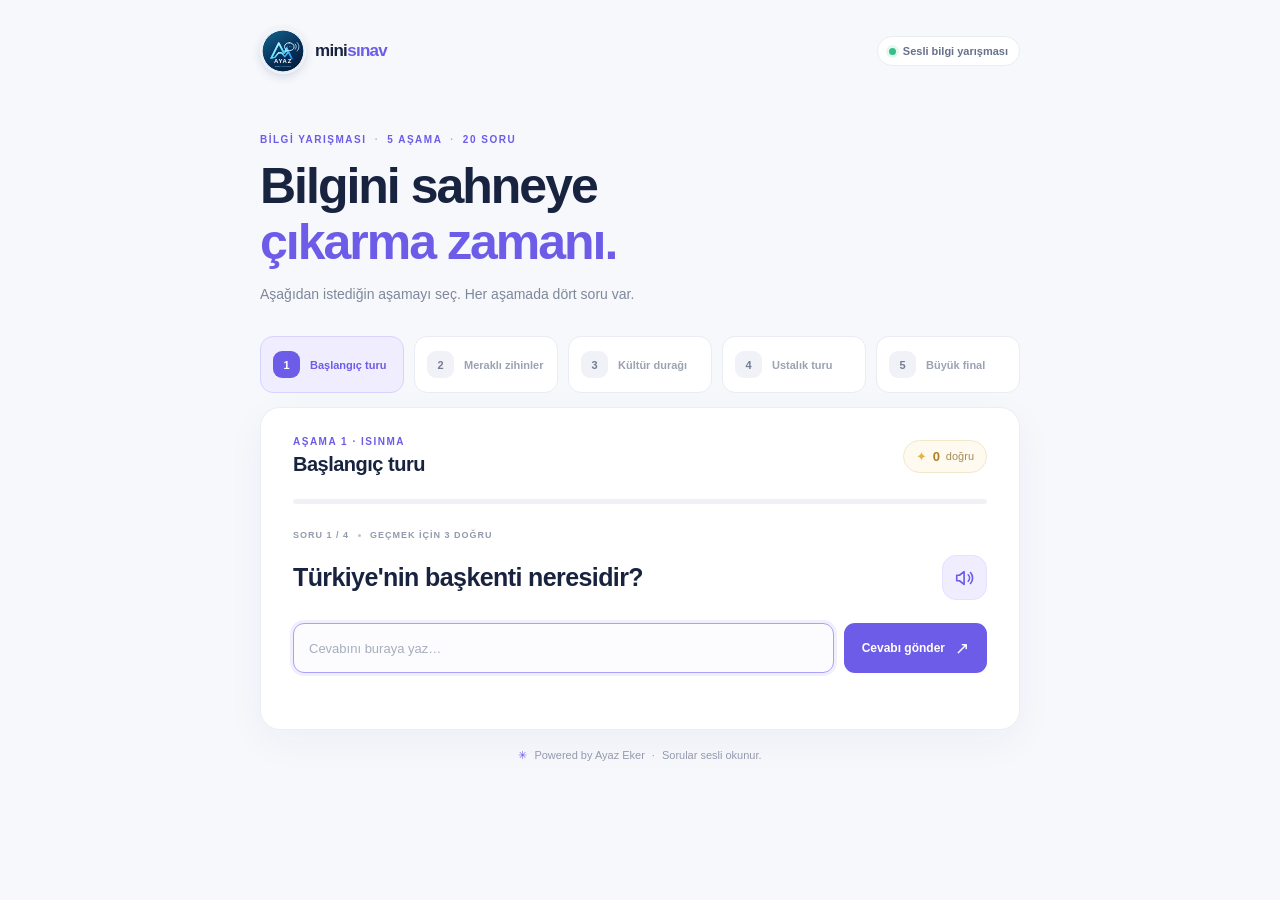
<file: public/index.html>
<!doctype html>
<html lang="tr">
<head>
  <meta charset="utf-8">
  <meta name="viewport" content="width=device-width, initial-scale=1">
  <meta name="theme-color" content="#f7f8fc">
  <title>Mini Sınav Asistanı</title>
  <link rel="stylesheet" href="/static/style.css">
  <script src="/static/app.js" defer></script>
</head>
<body>
  <main class="app-shell">
    <header class="topbar">
      <a class="brand" href="/" aria-label="Mini Sınav Asistanı ana sayfa">
        <img class="brand-mark" src="/static/ayaz-logo.svg" alt="Ayaz Sesli Asistan logosu">
        <span>mini<span class="brand-light">sınav</span></span>
      </a>
      <div class="local-badge"><span class="status-dot"></span> Sesli bilgi yarışması</div>
    </header>

    <section class="intro" aria-labelledby="page-title">
      <p class="eyebrow">BİLGİ YARIŞMASI <span>·</span> 5 AŞAMA <span>·</span> 20 SORU</p>
      <h1 id="page-title">Bilgini sahneye<br><span>çıkarma zamanı.</span></h1>
      <p class="intro-copy">Aşağıdan istediğin aşamayı seç. Her aşamada dört soru var.</p>
    </section>

    <nav class="stage-rail" id="stageRail" aria-label="Sınav aşamaları"></nav>

    <section class="quiz-card" aria-live="polite">
      <div class="card-topline">
        <div>
          <p class="stage-kicker" id="stageKicker">AŞAMA 1 · ISINMA</p>
          <h2 id="stageTitle">Hazırlanıyor…</h2>
        </div>
        <div class="score-pill"><span class="score-star">✦</span><span id="scoreValue">0</span><span class="score-label">doğru</span></div>
      </div>

      <div class="progress-track" role="progressbar" aria-label="Aşama ilerlemesi" aria-valuemin="0" aria-valuemax="100" aria-valuenow="0">
        <div class="progress-fill" id="progressFill"></div>
      </div>

      <div id="questionArea">
        <div class="question-meta"><span id="questionNumber">SORU 1 / 4</span><span class="meta-divider"></span><span>GEÇMEK İÇİN 3 DOĞRU</span></div>
        <div class="question-row">
          <h3 id="questionText">Soru yükleniyor…</h3>
          <button class="listen-button" id="listenButton" type="button" aria-label="Soruyu sesli dinle" title="Soruyu sesli dinle">
            <svg viewBox="0 0 24 24" aria-hidden="true"><path d="M11 5 6 9H3v6h3l5 4V5Zm4.5 3.5a5 5 0 0 1 0 7m2.5-9.5a9 9 0 0 1 0 12"/></svg>
          </button>
        </div>
        <form id="questionForm" class="answer-form">
          <label class="sr-only" for="answerInput">Cevabın</label>
          <input id="answerInput" name="answer" type="text" autocomplete="off" placeholder="Cevabını buraya yaz…" required>
          <button class="submit-button" type="submit">Cevabı gönder <span aria-hidden="true">↗</span></button>
        </form>
        <p class="feedback" id="feedback" role="status"></p>
      </div>

      <div class="stage-result" id="stageResult" hidden>
        <div class="result-icon" id="resultIcon" aria-hidden="true">✦</div>
        <p class="stage-kicker">AŞAMA SONUCU</p>
        <h3 id="resultTitle"></h3>
        <p class="result-copy" id="resultText"></p>
        <button class="submit-button result-button" id="advanceButton" type="button"></button>
      </div>
    </section>

    <footer class="footer-note"><span class="footer-sparkle">✳</span> Powered by Ayaz Eker <span aria-hidden="true">·</span> Sorular sesli okunur.</footer>
  </main>
</body>
</html>
</file>
<file: static/style.css>
:root {
  color-scheme: light;
  --ink: #18233f;
  --muted: #7f879b;
  --purple: #6c5ce7;
  --purple-dark: #5544d2;
  --pale-purple: #f0edff;
  --line: #eaecf3;
  --surface: #fff;
  --page: #f7f8fc;
  font-family: 'Avenir Next', 'Segoe UI', sans-serif;
  font-synthesis: none;
  text-rendering: optimizeLegibility;
}

* { box-sizing: border-box; }
body { min-width: 320px; min-height: 100vh; margin: 0; color: var(--ink); background: var(--page); }
button, input { font: inherit; }
button { cursor: pointer; }
.app-shell { width: min(100% - 40px, 760px); margin: 0 auto; padding: 28px 0 24px; }
.topbar { display: flex; align-items: center; justify-content: space-between; }
.brand { display: inline-flex; align-items: center; gap: 9px; color: var(--ink); font: 800 17px 'Avenir Next', 'Segoe UI', sans-serif; letter-spacing: -.7px; text-decoration: none; }
.brand-mark { display: block; width: 46px; height: 46px; flex: 0 0 46px; border-radius: 50%; object-fit: contain; box-shadow: 0 3px 10px #052c5a25; }
.brand-light { color: var(--purple); }
.local-badge { display: inline-flex; align-items: center; gap: 7px; padding: 8px 11px; border: 1px solid var(--line); border-radius: 30px; color: #66708a; background: #fff; font-size: 11px; font-weight: 600; }
.status-dot { width: 7px; height: 7px; border-radius: 50%; background: #35bf8a; box-shadow: 0 0 0 3px #e4f8ef; }
.intro { padding: 60px 0 31px; }
.eyebrow, .stage-kicker { margin: 0 0 13px; color: var(--purple); font-size: 10px; font-weight: 700; letter-spacing: 1.5px; }
.eyebrow span { padding: 0 4px; color: #b6b0e9; }
h1, h2, h3, p { margin-top: 0; }
h1 { margin-bottom: 13px; font: 800 clamp(34px, 7vw, 50px)/1.12 'Avenir Next', 'Segoe UI', sans-serif; letter-spacing: -2px; }
h1 span { color: var(--purple); }
.intro-copy { margin: 0; color: var(--muted); font-size: 14px; line-height: 1.6; }
.stage-rail { display: grid; grid-template-columns: repeat(5, 1fr); gap: 10px; margin-bottom: 14px; }
.stage-tab { display: flex; min-height: 57px; align-items: center; gap: 10px; padding: 9px 12px; border: 1px solid var(--line); border-radius: 13px; color: #9ba2b2; background: #fff; text-align: left; transition: border-color .2s, background .2s, transform .2s; }
.stage-tab:not(:disabled):hover { transform: translateY(-2px); border-color: #c8c0ff; }
.stage-tab:disabled { cursor: not-allowed; opacity: .62; }
.stage-tab.active { border-color: #d8d2ff; color: var(--purple); background: var(--pale-purple); }
.stage-tab.completed .stage-number { color: #fff; background: #38b88a; }
.stage-number { display: grid; width: 27px; height: 27px; flex: 0 0 27px; place-items: center; border-radius: 9px; color: #737c91; background: #f1f2f7; font-size: 11px; font-weight: 700; }
.stage-tab.active .stage-number { color: #fff; background: var(--purple); }
.stage-tab-label { display: block; color: inherit; font-size: 11px; font-weight: 700; white-space: nowrap; }
.quiz-card { padding: 28px 32px 25px; border: 1px solid #eceef5; border-radius: 20px; background: var(--surface); box-shadow: 0 12px 40px #28345b0b; }
.card-topline { display: flex; align-items: center; justify-content: space-between; gap: 15px; }
.card-topline .stage-kicker { margin-bottom: 6px; }
h2 { margin: 0; font: 700 20px 'Avenir Next', 'Segoe UI', sans-serif; letter-spacing: -.5px; }
.score-pill { display: flex; align-items: center; gap: 6px; padding: 8px 12px; border: 1px solid #f1e8c9; border-radius: 30px; color: #ad8121; background: #fffaf0; font-size: 13px; font-weight: 700; }
.score-star { color: #e5b342; }
.score-label { color: #a48c59; font-size: 11px; font-weight: 500; }
.progress-track { height: 5px; margin: 23px 0 26px; overflow: hidden; border-radius: 10px; background: #f0f1f6; }
.progress-fill { width: 0; height: 100%; border-radius: inherit; background: linear-gradient(90deg, #8879f4, #5d4bdc); transition: width .35s ease; }
.question-meta { display: flex; align-items: center; gap: 9px; color: #939aad; font-size: 9px; font-weight: 700; letter-spacing: 1px; }
.meta-divider { width: 3px; height: 3px; border-radius: 50%; background: #c1c5d1; }
.question-row { display: flex; align-items: center; justify-content: space-between; gap: 15px; margin: 15px 0 23px; }
.question-row h3 { max-width: 580px; margin: 0; font: 700 clamp(19px, 4vw, 25px)/1.4 'Avenir Next', 'Segoe UI', sans-serif; letter-spacing: -.6px; }
.listen-button { display: grid; width: 45px; height: 45px; flex: 0 0 45px; place-items: center; border: 1px solid #e5e1ff; border-radius: 14px; color: var(--purple); background: var(--pale-purple); transition: transform .2s, background .2s; }
.listen-button:hover { transform: scale(1.04); background: #e8e3ff; }
.listen-button svg { width: 22px; fill: none; stroke: currentColor; stroke-linecap: round; stroke-linejoin: round; stroke-width: 1.8; }
.answer-form { display: flex; gap: 10px; }
.answer-form input { width: 100%; min-width: 0; height: 50px; padding: 0 15px; border: 1px solid #e7e9f1; border-radius: 11px; outline: none; color: var(--ink); background: #fcfcfe; font-size: 13px; transition: border-color .2s, box-shadow .2s; }
.answer-form input::placeholder { color: #a6adbd; }
.answer-form input:focus { border-color: #aaa0fa; box-shadow: 0 0 0 3px #6c5ce719; }
.submit-button { display: inline-flex; min-height: 50px; flex: 0 0 auto; align-items: center; justify-content: center; gap: 10px; padding: 0 18px; border: 0; border-radius: 11px; color: #fff; background: var(--purple); font-size: 12px; font-weight: 700; transition: background .2s, transform .2s; }
.submit-button:hover { transform: translateY(-1px); background: var(--purple-dark); }
.submit-button:disabled { cursor: wait; opacity: .7; }
.submit-button span { font-size: 17px; }
.feedback { min-height: 19px; margin: 12px 0 0; color: var(--muted); font-size: 12px; }
.feedback.correct { color: #20966c; }
.feedback.incorrect { color: #d15c68; }
.stage-result { padding: 8px 0 1px; text-align: center; }
.stage-result[hidden] { display: none; }
.result-icon { display: grid; width: 52px; height: 52px; margin: 0 auto 16px; place-items: center; border-radius: 17px; color: #d19b25; background: #fff7e4; font-size: 24px; }
.result-icon.retry { color: #d15c68; background: #fff0f1; }
.stage-result .stage-kicker { margin-bottom: 7px; }
.stage-result h3 { margin: 0 0 7px; font: 700 22px 'Avenir Next', 'Segoe UI', sans-serif; }
.result-copy { margin-bottom: 18px; color: var(--muted); font-size: 13px; line-height: 1.6; }
.result-button { min-width: 180px; }
.footer-note { display: flex; justify-content: center; gap: 7px; margin-top: 19px; color: #939aad; font-size: 11px; text-align: center; }
.footer-sparkle { color: var(--purple); }
.sr-only { position: absolute; width: 1px; height: 1px; padding: 0; overflow: hidden; clip: rect(0, 0, 0, 0); white-space: nowrap; clip-path: inset(50%); }

@media (max-width: 620px) {
  .app-shell { width: min(100% - 28px, 500px); padding-top: 20px; }
  .intro { padding: 47px 0 25px; }
  .stage-rail { gap: 6px; }
  .stage-tab { min-height: 50px; justify-content: center; padding: 7px 3px; }
  .stage-number { width: 28px; height: 28px; flex-basis: 28px; }
  .stage-tab-label { display: none; }
  .quiz-card { padding: 22px 19px 17px; border-radius: 16px; }
  .card-topline { align-items: flex-start; }
  h2 { font-size: 18px; }
  .score-pill { gap: 4px; padding: 7px 9px; }
  .answer-form { flex-direction: column; }
  .submit-button { width: 100%; }
}

@media (prefers-reduced-motion: reduce) {
  *, *::before, *::after { scroll-behavior: auto !important; transition-duration: .01ms !important; }
}
</file>
